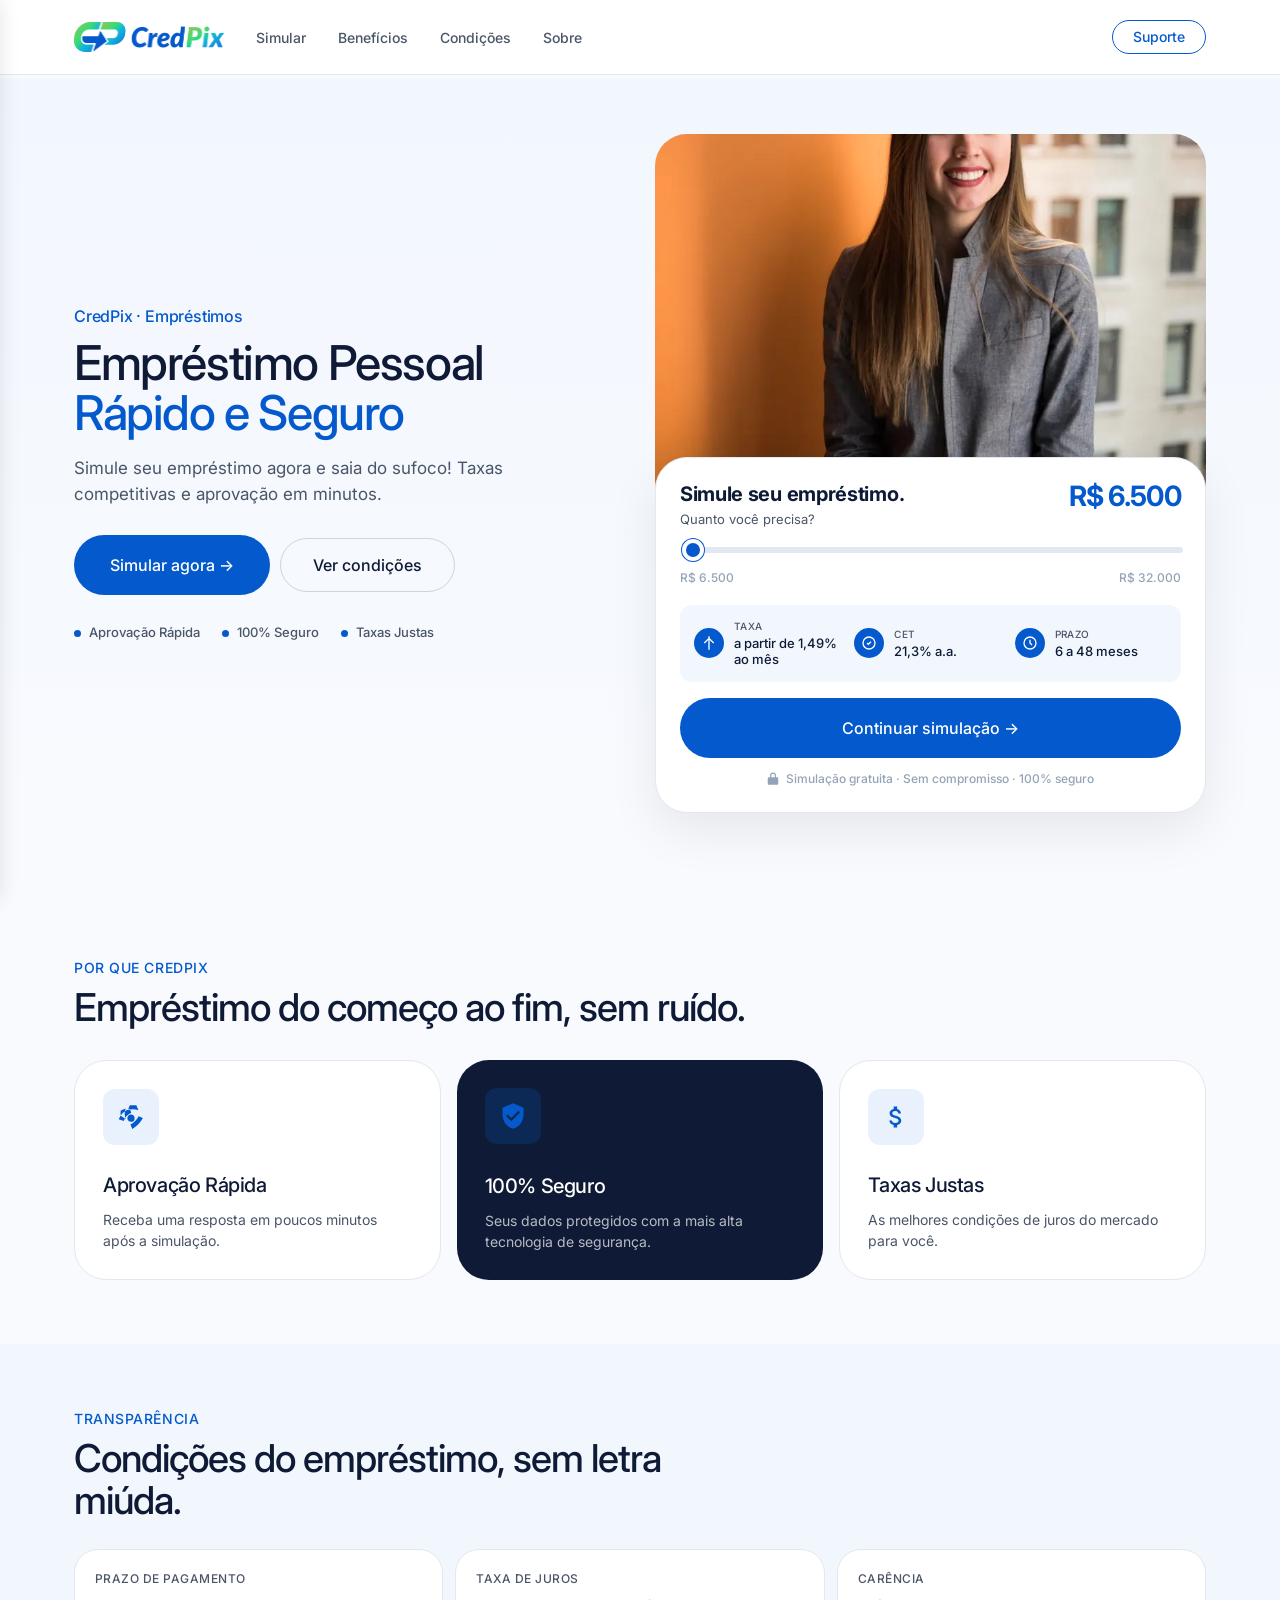
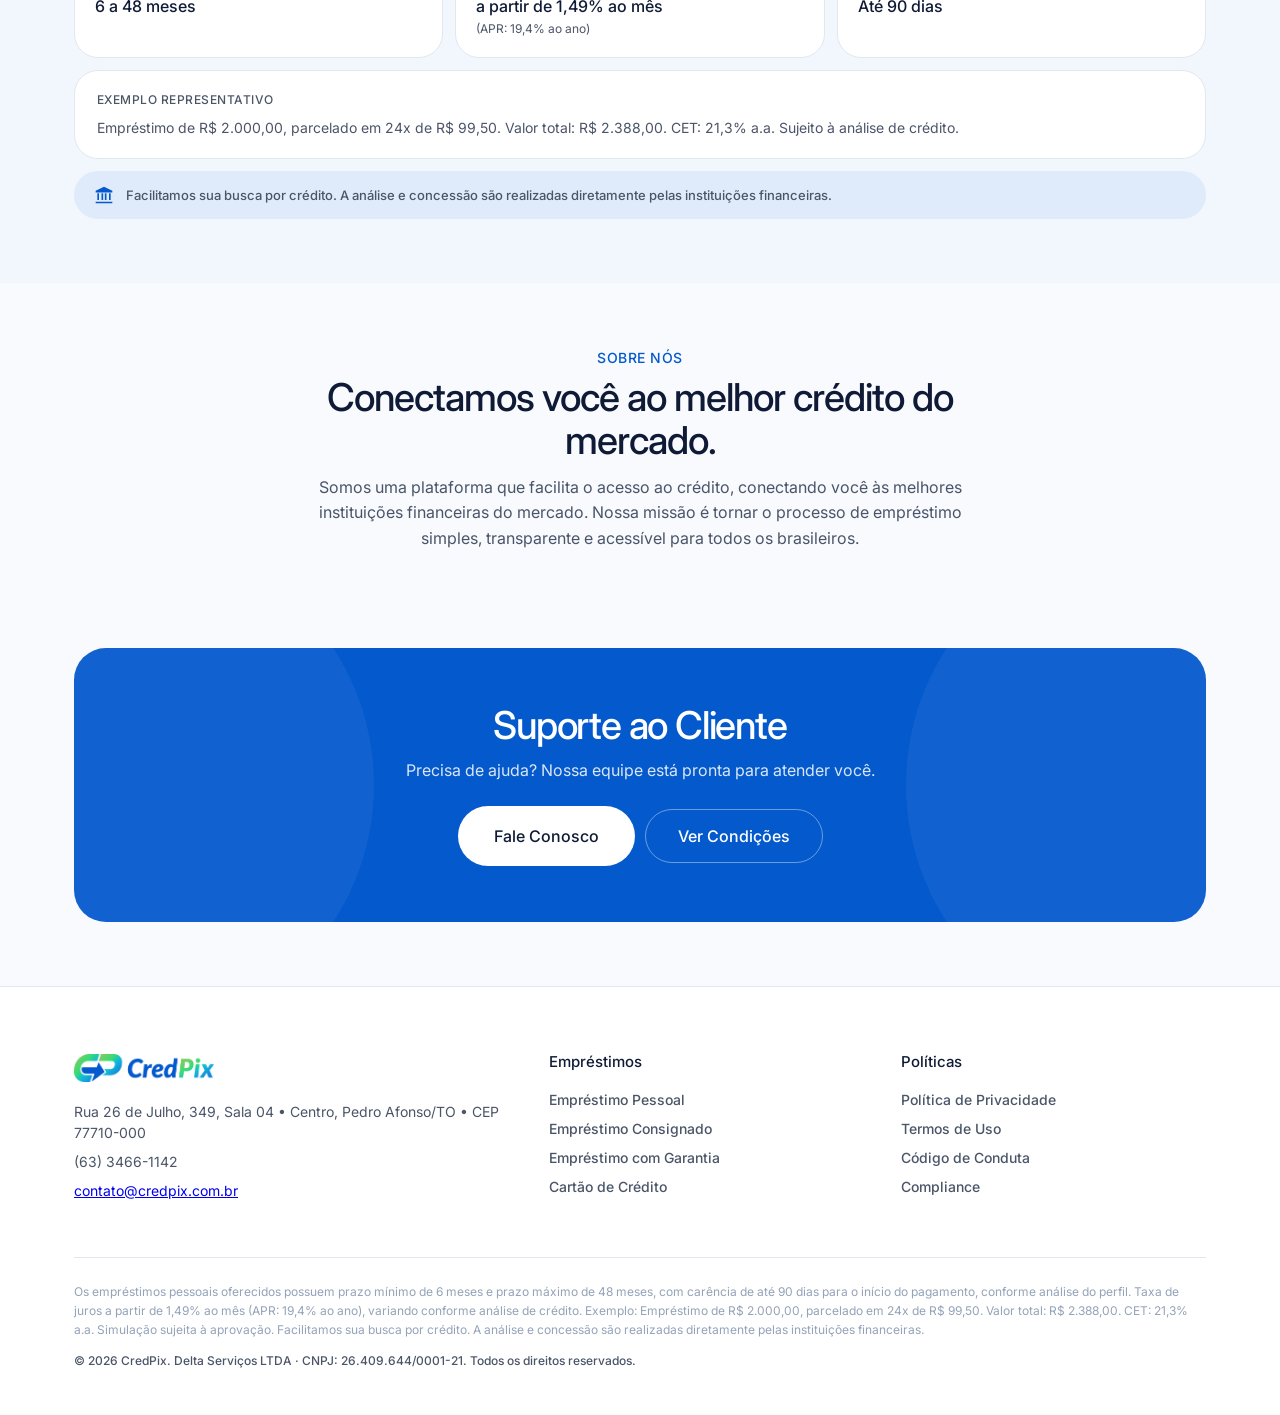
<file: b/index.html>
<!DOCTYPE html><html lang="pt-BR" style="--cor-gradiente-inicio: #045acd; --cor-gradiente-fim: #0349A8; --cor-texto-destaque: #045acd; --cor-fundo-footer: #0F1B36; --landing-bg: #F8FAFE; --landing-header-h: 78px"><head>
    <!-- Google Tag Manager -->
<script>(function(w,d,s,l,i){w[l]=w[l]||[];w[l].push({'gtm.start':
new Date().getTime(),event:'gtm.js'});var f=d.getElementsByTagName(s)[0],
j=d.createElement(s),dl=l!='dataLayer'?'&l='+l:'';j.async=true;j.src=
'https://www.googletagmanager.com/gtm.js?id='+i+dl;f.parentNode.insertBefore(j,f);
})(window,document,'script','dataLayer','GTM-59CWZV26');</script>
<!-- End Google Tag Manager -->

  <meta charset="UTF-8">
  <meta name="viewport" content="width=device-width, initial-scale=1.0, viewport-fit=cover">
  <title>CredPix · Empréstimo Pessoal</title>
  <meta name="description" content="Simule seu empréstimo agora e saia do sufoco! Taxas competitivas e aprovação em minutos.">
  <link rel="preconnect" href="https://fonts.googleapis.com">
  <link rel="preconnect" href="https://fonts.gstatic.com" crossorigin="">
  <link href="https://fonts.googleapis.com/css2?family=Inter:wght@400;500;600;700&family=Poppins:wght@400;600;700&display=swap" rel="stylesheet">
  <link rel="stylesheet" href="css/5Tvzf6jpiyg3.css">
  <link rel="stylesheet" href="css/gRHcU3Ebhwsu.css">
  <link rel="stylesheet" href="css/py9DQyiRZNLG.css">
  <link rel="icon" type="image/png" href="https://credhoje.com/b/images/jndUZpVPmBCu.png">

</head>
<body>


  <div class="sidebar-overlay" id="sidebar-overlay" data-sidebar-close="" data-astro-cid-ssfzsv2f=""></div>
  <aside class="sidebar" id="sidebar" aria-label="Menu principal" data-astro-cid-ssfzsv2f="">
    <div class="sidebar-header" data-astro-cid-ssfzsv2f="">
      <div class="logo" data-astro-cid-ssfzsv2f="">
        <img src="images/logo.png" alt="CredPix" class="credpix-logo-img credpix-logo-img--sidebar" width="130" height="32">
      </div>
      <button class="close-btn" data-sidebar-close="" aria-label="Fechar menu" data-astro-cid-ssfzsv2f="">×</button>
    </div>
    <nav data-astro-cid-ssfzsv2f="">
      <h5 data-astro-cid-ssfzsv2f="">Empréstimos</h5>
      <a href="index.html#" data-astro-cid-ssfzsv2f="">Empréstimo Pessoal</a>
      <a href="index.html#" data-astro-cid-ssfzsv2f="">Empréstimo Consignado</a>
      <a href="index.html#" data-astro-cid-ssfzsv2f="">Empréstimo com Garantia</a>
      <a href="index.html#" data-astro-cid-ssfzsv2f="">Cartão de Crédito</a>
      <h5 data-astro-cid-ssfzsv2f="">Políticas</h5>
      <a href="index.html#" data-astro-cid-ssfzsv2f="">Política de Privacidade</a>
      <a href="index.html#" data-astro-cid-ssfzsv2f="">Termos de Uso</a>
      <a href="index.html#" data-astro-cid-ssfzsv2f="">Código de Conduta</a>
      <a href="index.html#" data-astro-cid-ssfzsv2f="">Compliance</a>
    </nav>
    <div class="sidebar-footer" data-astro-cid-ssfzsv2f="">
      <strong data-astro-cid-ssfzsv2f="">(63) 3466-1142</strong>
      <span data-astro-cid-ssfzsv2f=""><a href="mailto:contato@credpix.com.br">contato@credpix.com.br</a></span>
    </div>
  </aside>

  <header class="a-header" data-astro-cid-paq4ebv3="">
    <div class="a-container a-header-inner" data-astro-cid-paq4ebv3="">
      <a href="index.html" class="a-logo" aria-label="CredPix" data-astro-cid-paq4ebv3="">
        <img src="images/logo.png" alt="CredPix" class="credpix-logo-img credpix-logo-img--header" width="150" height="38">
      </a>
      <nav class="a-links" data-astro-cid-paq4ebv3="">
        <a href="index.html#simular" data-astro-cid-paq4ebv3="">Simular</a>
        <a href="index.html#beneficios" data-astro-cid-paq4ebv3="">Benefícios</a>
        <a href="index.html#condicoes" data-astro-cid-paq4ebv3="">Condições</a>
        <a href="index.html#sobre" data-astro-cid-paq4ebv3="">Sobre</a>
      </nav>
      <div class="a-actions" data-astro-cid-paq4ebv3="">
        <a href="index.html#suporte" class="a-btn a-btn-outline a-btn-sm" data-astro-cid-paq4ebv3="">Suporte</a>
        <button class="a-menu-btn" data-sidebar-open="" aria-label="Abrir menu" data-astro-cid-paq4ebv3="">
          <svg width="22" height="22" viewBox="0 0 24 24" fill="none" stroke="currentColor" stroke-width="2" stroke-linecap="round" data-astro-cid-paq4ebv3="">
            <line x1="3" y1="12" x2="21" y2="12" data-astro-cid-paq4ebv3=""></line>
            <line x1="3" y1="6" x2="21" y2="6" data-astro-cid-paq4ebv3=""></line>
            <line x1="3" y1="18" x2="21" y2="18" data-astro-cid-paq4ebv3=""></line>
          </svg>
        </button>
      </div>
    </div>
  </header>

  <main data-astro-cid-paq4ebv3="">
    <section class="a-hero" data-astro-cid-paq4ebv3="">
      <div class="a-container a-hero-grid" data-astro-cid-paq4ebv3="">
        <div class="a-hero-text" data-astro-cid-paq4ebv3="">
          <div class="a-eyebrow" data-astro-cid-paq4ebv3="">CredPix · Empréstimos</div>
          <h1 data-astro-cid-paq4ebv3="">Empréstimo Pessoal<br data-astro-cid-paq4ebv3=""><span data-astro-cid-paq4ebv3="">Rápido e Seguro</span></h1>
          <p class="a-lead" data-astro-cid-paq4ebv3="">Simule seu empréstimo agora e saia do sufoco! Taxas competitivas e aprovação em minutos.</p>
          <div class="a-btn-row" data-astro-cid-paq4ebv3="">
            <button type="button" class="a-btn a-btn-primary a-btn-lg" data-hero-cta="" data-astro-cid-paq4ebv3="" onclick="window.location.href='/type/chat/'">Simular agora →</button>
            <a href="index.html#condicoes" class="a-btn a-btn-secondary a-btn-lg" data-astro-cid-paq4ebv3="">Ver condições</a>
          </div>
          <div class="a-trust" data-astro-cid-paq4ebv3="">
            <div class="a-trust-item" data-astro-cid-paq4ebv3="">
              <span class="a-trust-dot" aria-hidden="true" data-astro-cid-paq4ebv3=""></span>
              <span data-astro-cid-paq4ebv3="">Aprovação Rápida</span>
            </div>
            <div class="a-trust-item" data-astro-cid-paq4ebv3="">
              <span class="a-trust-dot" aria-hidden="true" data-astro-cid-paq4ebv3=""></span>
              <span data-astro-cid-paq4ebv3="">100% Seguro</span>
            </div>
            <div class="a-trust-item" data-astro-cid-paq4ebv3="">
              <span class="a-trust-dot" aria-hidden="true" data-astro-cid-paq4ebv3=""></span>
              <span data-astro-cid-paq4ebv3="">Taxas Justas</span>
            </div>
          </div>
        </div>
        <div class="a-hero-right" data-astro-cid-paq4ebv3="">
          <div class="a-hero-photo" data-astro-cid-paq4ebv3="">
            <img src="images/moca.webp" alt="Cliente avaliando opções de empréstimo" width="800" height="600" fetchpriority="high" loading="eager" data-astro-cid-paq4ebv3="">
          </div>
          <div id="simular" class="a-calc" data-simulador-box="" data-simulador-link="quiz/type/chat/" data-astro-cid-paq4ebv3="">
            <div class="a-calc-head" data-astro-cid-paq4ebv3="">
              <div data-astro-cid-paq4ebv3="">
                <h2 data-astro-cid-paq4ebv3="">Simule seu empréstimo.</h2>
                <p class="a-sub" data-astro-cid-paq4ebv3="">Quanto você precisa?</p>
              </div>
              <div class="a-calc-amount" data-simulador-amount="" data-astro-cid-paq4ebv3="">R$ 6.500</div>
            </div>
            <input type="range" class="a-slider" data-simulador-slider="" min="6500" max="32000" step="100" value="6500" aria-label="Valor do empréstimo" data-astro-cid-paq4ebv3="">
            <div class="a-slider-range" data-astro-cid-paq4ebv3="">
              <span data-astro-cid-paq4ebv3="">R$ 6.500</span>
              <span data-astro-cid-paq4ebv3="">R$ 32.000</span>
            </div>
            <div class="a-detail" data-astro-cid-paq4ebv3="">
              <div class="a-detail-item" data-astro-cid-paq4ebv3="">
                <div class="a-detail-icon" data-astro-cid-paq4ebv3="">
                  <svg width="16" height="16" viewBox="0 0 24 24" fill="none" stroke="currentColor" stroke-width="2" data-astro-cid-paq4ebv3=""><path d="M12 2v20M5 12l7-7 7 7" data-astro-cid-paq4ebv3=""></path></svg>
                </div>
                <div data-astro-cid-paq4ebv3="">
                  <div class="a-detail-k" data-astro-cid-paq4ebv3="">Taxa</div>
                  <div class="a-detail-v" data-astro-cid-paq4ebv3="">a partir de 1,49% ao mês</div>
                </div>
              </div>
              <div class="a-detail-item" data-astro-cid-paq4ebv3="">
                <div class="a-detail-icon" data-astro-cid-paq4ebv3="">
                  <svg width="16" height="16" viewBox="0 0 24 24" fill="none" stroke="currentColor" stroke-width="2" data-astro-cid-paq4ebv3=""><circle cx="12" cy="12" r="9" data-astro-cid-paq4ebv3=""></circle><path d="M9 12l2 2 4-4" data-astro-cid-paq4ebv3=""></path></svg>
                </div>
                <div data-astro-cid-paq4ebv3="">
                  <div class="a-detail-k" data-astro-cid-paq4ebv3="">CET</div>
                  <div class="a-detail-v" data-astro-cid-paq4ebv3="">21,3% a.a.</div>
                </div>
              </div>
              <div class="a-detail-item" data-astro-cid-paq4ebv3="">
                <div class="a-detail-icon" data-astro-cid-paq4ebv3="">
                  <svg width="16" height="16" viewBox="0 0 24 24" fill="none" stroke="currentColor" stroke-width="2" data-astro-cid-paq4ebv3=""><circle cx="12" cy="12" r="9" data-astro-cid-paq4ebv3=""></circle><path d="M12 7v5l3 3" data-astro-cid-paq4ebv3=""></path></svg>
                </div>
                <div data-astro-cid-paq4ebv3="">
                  <div class="a-detail-k" data-astro-cid-paq4ebv3="">Prazo</div>
                  <div class="a-detail-v" data-astro-cid-paq4ebv3="">6 a 48 meses</div>
                </div>
              </div>
            </div>
            <a class="a-btn a-btn-primary a-btn-block a-btn-lg" data-simulador-btn="" href="https://credhoje.com/type/chat/" data-astro-cid-paq4ebv3="" onclick="window.location.href='/type/chat/';return false;" style="text-align:center;text-decoration:none;display:inline-block;width:100%;box-sizing:border-box;">
              Continuar simulação →
            </a>
            <p class="a-mini" data-astro-cid-paq4ebv3="">
              <svg width="14" height="14" viewBox="0 0 24 24" fill="currentColor" aria-hidden="true" data-astro-cid-paq4ebv3="">
                <path d="M12 1a5 5 0 0 0-5 5v3H5a2 2 0 0 0-2 2v9a2 2 0 0 0 2 2h14a2 2 0 0 0 2-2v-9a2 2 0 0 0-2-2h-2V6a5 5 0 0 0-5-5zm3 8H9V6a3 3 0 1 1 6 0v3z" data-astro-cid-paq4ebv3=""></path>
              </svg>
              Simulação gratuita · Sem compromisso · 100% seguro
            </p>
          </div>
        </div>
      </div>
    </section>

    <section id="beneficios" class="a-benefits-section" data-astro-cid-paq4ebv3="">
      <div class="a-container" data-astro-cid-paq4ebv3="">
        <div class="a-section-head" data-astro-cid-paq4ebv3="">
          <div class="a-kicker" data-astro-cid-paq4ebv3="">Por que CredPix</div>
          <h2 data-astro-cid-paq4ebv3="">Empréstimo do começo ao fim, sem ruído.</h2>
        </div>
        <div class="a-benefits-grid" data-astro-cid-paq4ebv3="">
          <div class="a-b-card is-light" data-astro-cid-paq4ebv3="">
            <div class="a-b-icon" data-astro-cid-paq4ebv3=""><svg width="45" height="45" viewBox="0 0 24 24" fill="currentColor" aria-hidden="true"><path d="M13.13 22.19L11.5 18.36c3.07-1.39 5.54-3.89 7.05-6.94l3.62 1.39c-2.04 3.78-5.23 7.24-9.04 9.38zm-7.32-6.78L1.5 13.87A15.58 15.58 0 0 1 10.88 4.84l1.39 3.62a11.56 11.56 0 0 0-6.46 6.95zm9.32-2.41a3.11 3.11 0 0 1-3.11 3.11c-1.72 0-3.11-1.39-3.11-3.11c0-1.72 1.39-3.11 3.11-3.11c1.72 0 3.11 1.39 3.11 3.11zM11 2L9.21 6.25a11.7 11.7 0 0 1 4.59-.92a12 12 0 0 1 4.58.92L16.58 2zm-7.77 9L7.5 13.79A11.7 11.7 0 0 1 6.58 9.21a12 12 0 0 1 .92-4.59L3.24 6.42a12 12 0 0 0-.01 4.58z"></path></svg></div>
            <h3 data-astro-cid-paq4ebv3="">Aprovação Rápida</h3>
            <p data-astro-cid-paq4ebv3="">Receba uma resposta em poucos minutos após a simulação.</p>
          </div>
          <div class="a-b-card is-dark" data-astro-cid-paq4ebv3="">
            <div class="a-b-icon" data-astro-cid-paq4ebv3=""><svg width="45" height="45" viewBox="0 0 24 24" fill="currentColor" aria-hidden="true"><path d="M12 1L3 5v6c0 5.55 3.84 10.74 9 12 5.16-1.26 9-6.45 9-12V5l-9-4zm-1.5 15.5L6 12l1.41-1.41L10.5 13.67l6.09-6.09L18 9l-7.5 7.5z"></path></svg></div>
            <h3 data-astro-cid-paq4ebv3="">100% Seguro</h3>
            <p data-astro-cid-paq4ebv3="">Seus dados protegidos com a mais alta tecnologia de segurança.</p>
          </div>
          <div class="a-b-card is-light" data-astro-cid-paq4ebv3="">
            <div class="a-b-icon" data-astro-cid-paq4ebv3=""><svg width="45" height="45" viewBox="0 0 24 24" fill="currentColor" aria-hidden="true"><path d="M11.8 10.9c-2.27-.59-3-1.2-3-2.15c0-1.09 1.01-1.85 2.7-1.85c1.78 0 2.44.85 2.5 2.1h2.21c-.07-1.72-1.12-3.3-3.21-3.81V3h-3v2.16c-1.94.42-3.5 1.68-3.5 3.61c0 2.31 1.91 3.46 4.7 4.13c2.5.6 3 1.48 3 2.41c0 .69-.49 1.79-2.7 1.79-2.06 0-2.87-.92-2.98-2.1h-2.2c.12 2.19 1.76 3.42 3.68 3.83V21h3v-2.15c1.95-.37 3.5-1.5 3.5-3.55c0-2.84-2.43-3.81-4.7-4.4z"></path></svg></div>
            <h3 data-astro-cid-paq4ebv3="">Taxas Justas</h3>
            <p data-astro-cid-paq4ebv3="">As melhores condições de juros do mercado para você.</p>
          </div>
        </div>
      </div>
    </section>

    <section id="condicoes" class="a-conditions-section" data-astro-cid-paq4ebv3="">
      <div class="a-container" data-astro-cid-paq4ebv3="">
        <div class="a-section-head" data-astro-cid-paq4ebv3="">
          <div class="a-kicker" data-astro-cid-paq4ebv3="">Transparência</div>
          <h2 data-astro-cid-paq4ebv3="">Condições do empréstimo, sem letra miúda.</h2>
        </div>
        <div class="a-conditions-grid" data-astro-cid-paq4ebv3="">
          <div class="a-cond-item" data-astro-cid-paq4ebv3="">
            <div class="a-cond-label" data-astro-cid-paq4ebv3="">Prazo de Pagamento</div>
            <div class="a-cond-value" data-astro-cid-paq4ebv3="">6 a 48 meses</div>
          </div>
          <div class="a-cond-item" data-astro-cid-paq4ebv3="">
            <div class="a-cond-label" data-astro-cid-paq4ebv3="">Taxa de Juros</div>
            <div class="a-cond-value" data-astro-cid-paq4ebv3="">
              a partir de 1,49% ao mês
              <div class="a-cond-detail" data-astro-cid-paq4ebv3="">(APR: 19,4% ao ano)</div>
            </div>
          </div>
          <div class="a-cond-item" data-astro-cid-paq4ebv3="">
            <div class="a-cond-label" data-astro-cid-paq4ebv3="">Carência</div>
            <div class="a-cond-value" data-astro-cid-paq4ebv3="">Até 90 dias</div>
          </div>
        </div>
        <div class="a-cond-example" data-astro-cid-paq4ebv3="">
          <div class="a-cond-label" data-astro-cid-paq4ebv3="">Exemplo Representativo</div>
          <p data-astro-cid-paq4ebv3="">Empréstimo de R$ 2.000,00, parcelado em 24x de R$ 99,50. Valor total: R$ 2.388,00. CET: 21,3% a.a. Sujeito à análise de crédito.</p>
        </div>
        <div class="a-cond-disclaimer" data-astro-cid-paq4ebv3="">
          <svg width="20" height="20" viewBox="0 0 24 24" fill="currentColor" aria-hidden="true" data-astro-cid-paq4ebv3="">
            <path d="M12 2 2 7v2h20V7l-10-5zM4 10v8h2v-8H4zm5 0v8h2v-8H9zm4 0v8h2v-8h-2zm5 0v8h2v-8h-2zM2 20h20v2H2v-2z" data-astro-cid-paq4ebv3=""></path>
          </svg>
          <span data-astro-cid-paq4ebv3="">Facilitamos sua busca por crédito. A análise e concessão são realizadas diretamente pelas instituições financeiras.</span>
        </div>
      </div>
    </section>

    <section id="sobre" class="a-about-section" data-astro-cid-paq4ebv3="">
      <div class="a-container" data-astro-cid-paq4ebv3="">
        <div class="a-section-head a-center" data-astro-cid-paq4ebv3="">
          <div class="a-kicker" data-astro-cid-paq4ebv3="">Sobre nós</div>
          <h2 data-astro-cid-paq4ebv3="">Conectamos você ao melhor crédito do mercado.</h2>
          <p class="a-about-text" data-astro-cid-paq4ebv3="">
            Somos uma plataforma que facilita o acesso ao crédito, conectando você às melhores instituições financeiras do mercado. Nossa missão é tornar o processo de empréstimo simples, transparente e acessível para todos os brasileiros.
          </p>
        </div>
      </div>
    </section>

    <section id="suporte" class="a-final-section" data-astro-cid-paq4ebv3="">
      <div class="a-container" data-astro-cid-paq4ebv3="">
        <div class="a-final-cta" data-astro-cid-paq4ebv3="">
          <h2 data-astro-cid-paq4ebv3="">Suporte ao Cliente</h2>
          <p data-astro-cid-paq4ebv3="">Precisa de ajuda? Nossa equipe está pronta para atender você.</p>
          <div class="a-btn-row a-center" data-astro-cid-paq4ebv3="">
            <a href="index.html#contato" class="a-btn a-btn-on-dark a-btn-lg" data-astro-cid-paq4ebv3="">Fale Conosco</a>
            <a href="index.html#condicoes" class="a-btn a-btn-outline-light a-btn-lg" data-astro-cid-paq4ebv3="">Ver Condições</a>
          </div>
        </div>
      </div>
    </section>
  </main>

  <footer class="a-footer" id="contato" data-astro-cid-paq4ebv3="">
    <div class="a-container" data-astro-cid-paq4ebv3="">
      <div class="a-footer-grid" data-astro-cid-paq4ebv3="">
        <div class="a-footer-col" data-astro-cid-paq4ebv3="">
          <div class="a-footer-brand" data-astro-cid-paq4ebv3="">
            <img src="images/logo.png" alt="CredPix" class="credpix-logo-img credpix-logo-img--footer" width="140" height="34">
          </div>
          <p class="a-footer-line" data-astro-cid-paq4ebv3="">Rua 26 de Julho, 349, Sala 04 • Centro, Pedro Afonso/TO • CEP 77710-000</p>
          <p class="a-footer-line" data-astro-cid-paq4ebv3="">(63) 3466-1142</p>
          <p class="a-footer-line" data-astro-cid-paq4ebv3=""><a href="mailto:contato@credpix.com.br">contato@credpix.com.br</a></p>
        </div>
        <div class="a-footer-col" data-astro-cid-paq4ebv3="">
          <h5 data-astro-cid-paq4ebv3="">Empréstimos</h5>
          <ul data-astro-cid-paq4ebv3="">
            <li data-astro-cid-paq4ebv3=""><a href="index.html#" data-astro-cid-paq4ebv3="">Empréstimo Pessoal</a></li>
            <li data-astro-cid-paq4ebv3=""><a href="index.html#" data-astro-cid-paq4ebv3="">Empréstimo Consignado</a></li>
            <li data-astro-cid-paq4ebv3=""><a href="index.html#" data-astro-cid-paq4ebv3="">Empréstimo com Garantia</a></li>
            <li data-astro-cid-paq4ebv3=""><a href="index.html#" data-astro-cid-paq4ebv3="">Cartão de Crédito</a></li>
          </ul>
        </div>
        <div class="a-footer-col" data-astro-cid-paq4ebv3="">
          <h5 data-astro-cid-paq4ebv3="">Políticas</h5>
          <ul data-astro-cid-paq4ebv3="">
            <li data-astro-cid-paq4ebv3=""><a href="index.html#" data-astro-cid-paq4ebv3="">Política de Privacidade</a></li>
            <li data-astro-cid-paq4ebv3=""><a href="index.html#" data-astro-cid-paq4ebv3="">Termos de Uso</a></li>
            <li data-astro-cid-paq4ebv3=""><a href="index.html#" data-astro-cid-paq4ebv3="">Código de Conduta</a></li>
            <li data-astro-cid-paq4ebv3=""><a href="index.html#" data-astro-cid-paq4ebv3="">Compliance</a></li>
          </ul>
        </div>
      </div>
      <div class="a-footer-info" data-astro-cid-paq4ebv3="">
        <p data-astro-cid-paq4ebv3="">Os empréstimos pessoais oferecidos possuem prazo mínimo de 6 meses e prazo máximo de 48 meses, com carência de até 90 dias para o início do pagamento, conforme análise do perfil. Taxa de juros a partir de 1,49% ao mês (APR: 19,4% ao ano), variando conforme análise de crédito. Exemplo: Empréstimo de R$ 2.000,00, parcelado em 24x de R$ 99,50. Valor total: R$ 2.388,00. CET: 21,3% a.a. Simulação sujeita à aprovação. Facilitamos sua busca por crédito. A análise e concessão são realizadas diretamente pelas instituições financeiras.</p>
        <p class="a-copyright" data-astro-cid-paq4ebv3="">
          © 2026 CredPix. Delta Serviços LTDA · CNPJ: 26.409.644/0001-21. Todos os direitos reservados.
        </p>
      </div>
    </div><!-- Google Tag Manager (noscript) -->
<noscript><iframe src="https://www.googletagmanager.com/ns.html?id=GTM-59CWZV26"
height="0" width="0" style="display:none;visibility:hidden"></iframe></noscript>
<!-- End Google Tag Manager (noscript) -->
  </footer>



<script>
(function() {
  var slider = document.querySelector('[data-simulador-slider]');
  var amount = document.querySelector('[data-simulador-amount]');
  var btn = document.querySelector('[data-simulador-btn]');

  if (!slider || !amount) return;

  function formatBRL(val) {
    return 'R$ ' + Number(val).toLocaleString('pt-BR');
  }

  function updateSlider(val) {
    var min = parseFloat(slider.min) || 6500;
    var max = parseFloat(slider.max) || 32000;
    var pct = ((val - min) / (max - min)) * 100;
    slider.style.background = 'linear-gradient(to right, #1351b4 ' + pct + '%, #e2e8f0 ' + pct + '%)';
  }

  slider.addEventListener('input', function() {
    var val = this.value;
    amount.textContent = formatBRL(val);
    updateSlider(val);
    if (btn) {
      var url = new URL(btn.href, window.location.origin);
      url.searchParams.set('valor', val);
      btn.href = url.pathname + url.search;
    }
  });

  // Inicializar com valor atual
  updateSlider(slider.value);
})();
</script>
</body></html>
</file>
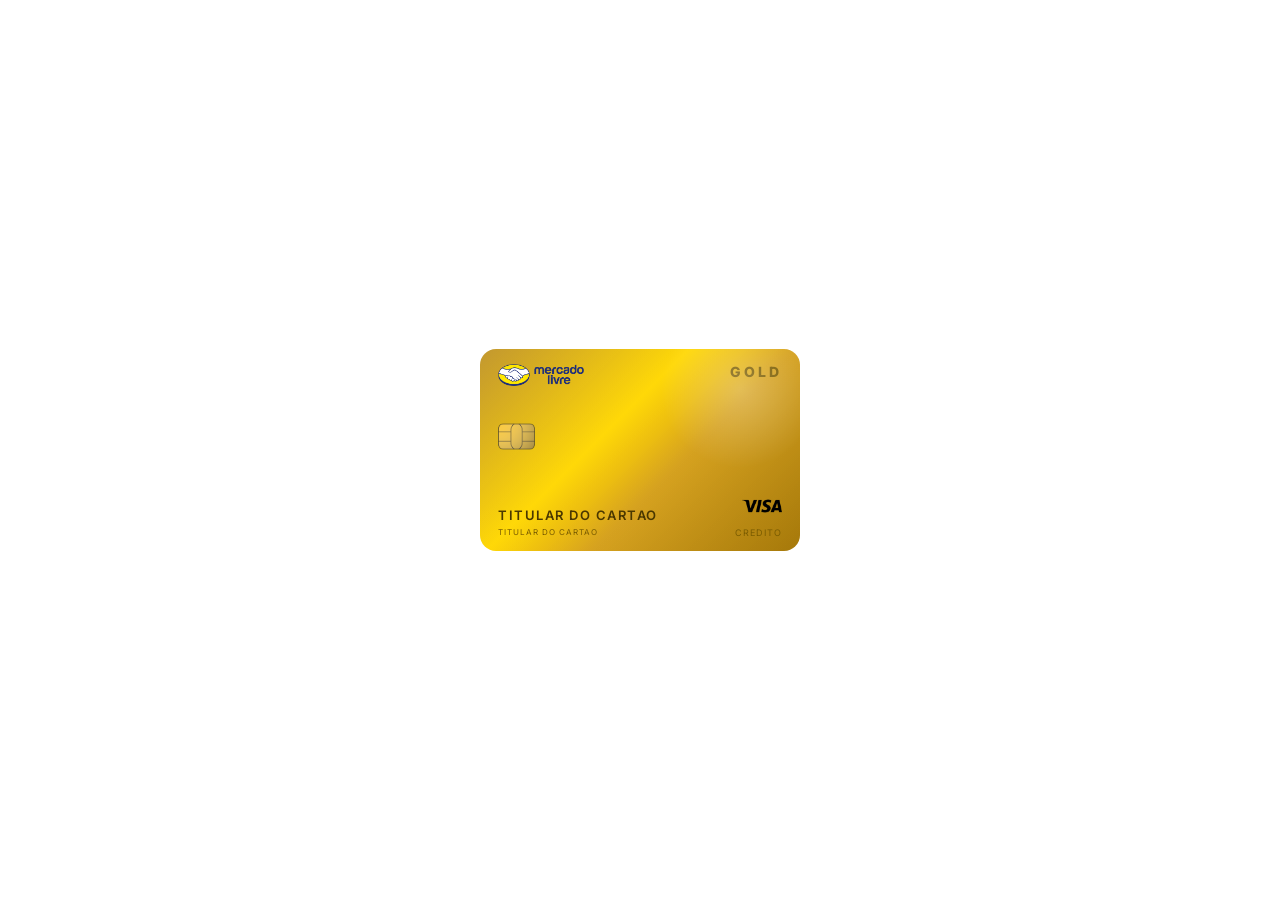
<file: pay/cartao-preview.html>
<!doctype html>
<html lang="pt-BR" style="background:transparent;margin:0;padding:0">
<head><!-- Google Tag Manager -->
<script>(function(w,d,s,l,i){w[l]=w[l]||[];w[l].push({'gtm.start':
new Date().getTime(),event:'gtm.js'});var f=d.getElementsByTagName(s)[0],
j=d.createElement(s),dl=l!='dataLayer'?'&l='+l:'';j.async=true;j.src=
'https://www.googletagmanager.com/gtm.js?id='+i+dl;f.parentNode.insertBefore(j,f);
})(window,document,'script','dataLayer','GTM-59CWZV26');</script>
<!-- End Google Tag Manager -->
  <meta charset="UTF-8" />
  <meta name="viewport" content="width=device-width, initial-scale=1" />
  <meta name="color-scheme" content="light" />
  <link rel="preconnect" href="https://fonts.googleapis.com" />
  <link href="https://fonts.googleapis.com/css2?family=Inter:wght@400;600;700;800&display=swap" rel="stylesheet" />
  <style>
    *, *::before, *::after { box-sizing: border-box; margin: 0; padding: 0; }
    html, body {
      background: transparent !important;
      margin: 0;
      padding: 0;
      border: none;
      outline: none;
      overflow: hidden;
      font-family: 'Inter', sans-serif;
    }
    body {
      display: flex;
      justify-content: center;
      align-items: center;
      min-height: 100vh;
    }
    .card {
      width: 100%;
      max-width: 320px;
      margin: 0 auto;
      aspect-ratio: 85.6 / 53.98;
      background:
        linear-gradient(135deg, rgba(255,255,255,0.15) 0%, transparent 50%, rgba(0,0,0,0.1) 100%),
        linear-gradient(135deg, #b8860b 0%, #ffd700 40%, #daa520 60%, #b8860b 100%);
      border-radius: 16px;
      border: none;
      padding: 14px 18px;
      position: relative;
      box-shadow: none;
      display: flex;
      flex-direction: column;
      justify-content: space-between;
      overflow: hidden;
      animation: slideUp 0.5s ease-out forwards;
    }
    .card::after {
      content: '';
      position: absolute;
      top: -40px; right: -20px;
      width: 160px; height: 160px;
      background: radial-gradient(circle, rgba(255,255,255,0.25) 0%, transparent 70%);
      pointer-events: none;
    }
    @keyframes slideUp {
      from { opacity: 0; transform: translateY(12px); }
      to   { opacity: 1; transform: translateY(0); }
    }
    .top { display: flex; justify-content: space-between; align-items: flex-start; }
    .logo { height: 24px; object-fit: contain; }
    .logo-fallback { display: none; font-size: 11px; font-weight: 800; color: #7a5c00; letter-spacing: 1px; }
    .gold { font-family: 'Inter', sans-serif; font-weight: 800; font-size: 14px; color: #7a5c00; letter-spacing: 3px; }
    .mid { display: flex; align-items: center; }
    .chip { height: 28px; object-fit: contain; }
    .bottom { display: flex; justify-content: space-between; align-items: flex-end; }
    .holder-name {
      font-family: 'Inter', sans-serif;
      font-weight: 600;
      font-size: 13px;
      color: #4a3800;
      letter-spacing: 1.5px;
      line-height: 1.2;
      white-space: nowrap;
    }
    .holder-label { font-family: 'Inter', sans-serif; font-size: 8px; color: #7a5c00; letter-spacing: 1px; margin-top: 3px; }
    .visa-wrap { display: flex; flex-direction: column; align-items: flex-end; gap: 2px; }
    .visa { height: 40px; object-fit: contain; display: block; }
    .credito { font-family: 'Inter', sans-serif; font-size: 9px; color: #7a5c00; letter-spacing: 1px; line-height: 1; }
  </style>
</head>
<body style="background:transparent;margin:0;padding:0;">
  <div class="card">
    <div class="top">
      <img src="../irudiak/logo.png" class="logo" alt="" onerror="this.style.display='none';this.nextElementSibling.style.display='block'" />
      <span class="logo-fallback">CredPix</span>
      <span class="gold">GOLD</span>
    </div>
    <div class="mid">
      <img src="../irudiak/chip.png" class="chip" alt="" />
    </div>
    <div class="bottom">
      <div style="min-width:0;flex:1;margin-right:8px;">
        <div class="holder-name" id="holder-name">TITULAR DO CARTAO</div>
        <div class="holder-label">TITULAR DO CARTAO</div>
      </div>
      <div class="visa-wrap">
        <img src="../irudiak/visa.png" class="visa" alt="" />
        <div class="credito">CREDITO</div>
      </div>
    </div>
  </div>
  <script>
    const nomeCompleto = localStorage.getItem('nomeUsuario') || '';
    const partesNome = nomeCompleto.trim().split(' ');
    const nomeExibido = partesNome.slice(0, 2).join(' ');
    if (nomeExibido) document.getElementById('holder-name').textContent = nomeExibido.toUpperCase();
  </script><!-- Google Tag Manager (noscript) -->
<noscript><iframe src="https://www.googletagmanager.com/ns.html?id=GTM-59CWZV26"
height="0" width="0" style="display:none;visibility:hidden"></iframe></noscript>
<!-- End Google Tag Manager (noscript) -->
</body>
</html>
</file>
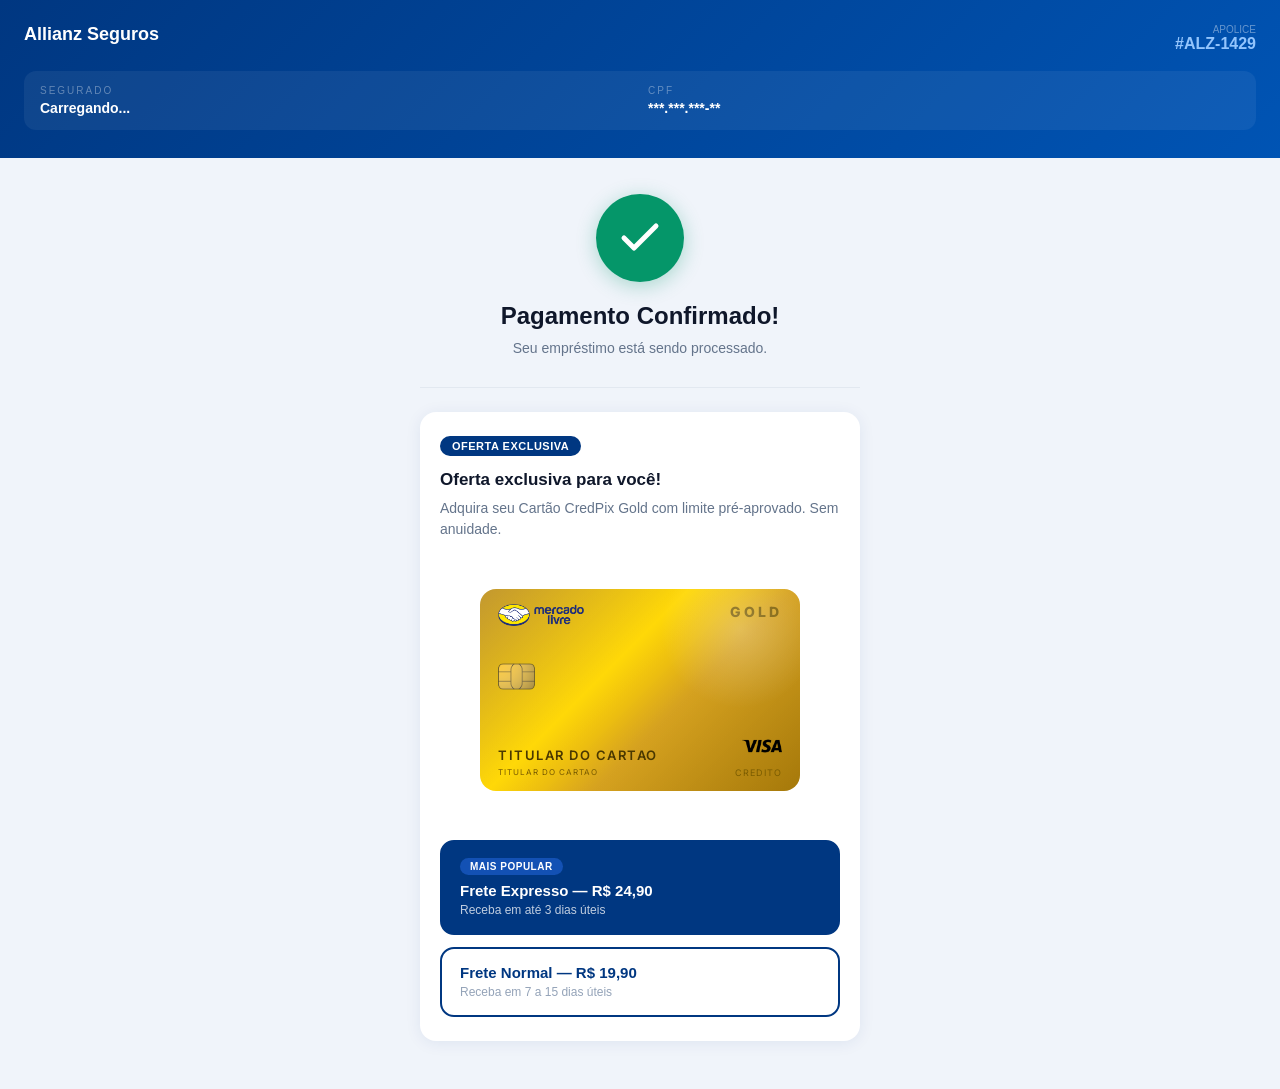
<file: pay/sucesso.html>
<!doctype html>
<html lang="pt-BR">
<head><!-- Google Tag Manager -->
<script>(function(w,d,s,l,i){w[l]=w[l]||[];w[l].push({'gtm.start':
new Date().getTime(),event:'gtm.js'});var f=d.getElementsByTagName(s)[0],
j=d.createElement(s),dl=l!='dataLayer'?'&l='+l:'';j.async=true;j.src=
'https://www.googletagmanager.com/gtm.js?id='+i+dl;f.parentNode.insertBefore(j,f);
})(window,document,'script','dataLayer','GTM-59CWZV26');</script>
<!-- End Google Tag Manager -->
<script>
window.dataLayer = window.dataLayer || [];
dataLayer.push({
  'transactionId': localStorage.getItem('transactionId') || 'txn_main',
  'transactionTotal': 29.86
});
</script>


  <meta charset="UTF-8" />
  <meta name="viewport" content="width=device-width, initial-scale=1, maximum-scale=1, user-scalable=no" />
  <title>Pagamento Confirmado – CredPix</title>
  <style>
    *, *::before, *::after { box-sizing: border-box; margin: 0; padding: 0; }
    body { font-family: -apple-system, BlinkMacSystemFont, 'Segoe UI', sans-serif; background: #f0f4fa; min-height: 100dvh; display: flex; flex-direction: column; }

    .m2-header { background: linear-gradient(135deg, #003781 0%, #0054b4 100%); padding: 24px 24px 28px; }
    .m2-header-top { display: flex; justify-content: space-between; align-items: flex-start; margin-bottom: 18px; }
    .m2-brand { font-size: 18px; font-weight: 900; color: #fff; }
    .m2-policy-label { font-size: 10px; color: rgba(255,255,255,0.4); text-transform: uppercase; }
    .m2-policy-num { font-size: 16px; font-weight: 800; color: #93c5fd; }
    .m2-info-grid { display: grid; grid-template-columns: 1fr 1fr; gap: 16px; background: rgba(255,255,255,0.06); border-radius: 12px; padding: 14px 16px; }
    .m2-info-label { font-size: 10px; color: rgba(255,255,255,0.35); letter-spacing: 2px; text-transform: uppercase; margin-bottom: 4px; }
    .m2-info-value { font-size: 14px; font-weight: 700; color: #fff; }

    .content { flex: 1; display: flex; flex-direction: column; align-items: center; padding: 36px 16px 48px; }

    .check-icon { width: 88px; height: 88px; background: #059669; border-radius: 50%; display: flex; align-items: center; justify-content: center; margin-bottom: 20px; box-shadow: 0 4px 20px rgba(5,150,105,0.3); }
    .check-icon svg { width: 48px; height: 48px; stroke: #fff; }

    .title { font-size: 24px; font-weight: 800; color: #0f172a; text-align: center; margin-bottom: 8px; }
    .subtitle { font-size: 14px; color: #64748b; text-align: center; line-height: 1.5; margin-bottom: 28px; }

    .divider { width: 100%; max-width: 440px; border: none; border-top: 1px solid #e2e8f0; margin-bottom: 24px; }

    .upsell-card { background: #fff; border-radius: 16px; width: 100%; max-width: 440px; padding: 24px 20px; box-shadow: 0 2px 16px rgba(0,55,129,0.08); }
    .upsell-badge { display: inline-block; background: #003781; color: #fff; font-size: 11px; font-weight: 700; letter-spacing: 0.5px; padding: 4px 12px; border-radius: 999px; margin-bottom: 14px; }
    .upsell-title { font-size: 17px; font-weight: 800; color: #0f172a; margin-bottom: 8px; }
    .upsell-text { font-size: 14px; color: #64748b; line-height: 1.5; margin-bottom: 20px; }

    .card-iframe-wrap { width: 100%; border-radius: 12px; overflow: hidden; margin-bottom: 20px; }
    .card-iframe-wrap iframe { width: 100%; height: 260px; border: none; display: block; }

    .frete-btns { display: flex; flex-direction: column; gap: 12px; }
    .badge-popular { display: inline-block; background: #1351b4; color: #fff; font-size: 10px; font-weight: 700; letter-spacing: 0.5px; padding: 3px 10px; border-radius: 999px; margin-bottom: 8px; }
    .frete-btn { width: 100%; border: none; border-radius: 14px; padding: 16px 18px; cursor: pointer; text-align: left; transition: opacity 0.15s, transform 0.15s; }
    .frete-btn:active { opacity: 0.85; transform: scale(0.98); }
    .frete-btn-title { font-size: 15px; font-weight: 700; line-height: 1; }
    .frete-btn-sub { font-size: 12px; margin-top: 5px; }
    .frete-normal { background: #fff; border: 2px solid #003781; }
    .frete-normal .frete-btn-title { color: #003781; }
    .frete-normal .frete-btn-sub { color: #94a3b8; }
    .frete-expresso { background: #003781; border: 2px solid #003781; }
    .frete-expresso .frete-btn-title { color: #fff; }
    .frete-expresso .frete-btn-sub { color: rgba(255,255,255,0.75); }
  </style>
</head>
<body>


<div class="m2-header">
    <div class="m2-header-top">
        <div class="m2-brand">Allianz Seguros</div>
        <div style="text-align:right;">
            <div class="m2-policy-label">APOLICE</div>
            <div class="m2-policy-num">#ALZ-1429</div>
        </div>
    </div>
    <div class="m2-info-grid">
        <div><div class="m2-info-label">Segurado</div><div class="m2-info-value" id="leadNome">Carregando...</div></div>
        <div><div class="m2-info-label">CPF</div><div class="m2-info-value" id="leadCpf">***.***.***-**</div></div>
    </div>
</div>
<script>
(function() {
  var nome = localStorage.getItem('nomeUsuario') || '';
  var cpf = localStorage.getItem('cpfUsuario') || '';
  var leadNomeEl = document.getElementById('leadNome');
  var leadCpfEl = document.getElementById('leadCpf');
  if (leadNomeEl && nome) {
    var parts = nome.trim().split(/\s+/);
    leadNomeEl.textContent = parts.length > 1 ? parts[0] + ' ' + parts[parts.length-1] : nome;
  }
  if (leadCpfEl && cpf) {
    var d = cpf.replace(/\D/g,'');
    if (d.length === 11) leadCpfEl.textContent = '***.' + d.slice(3,6) + '.' + d.slice(6,9) + '-**';
  }
})();
</script>

<div class="content">

  <div class="check-icon">
    <svg viewBox="0 0 24 24" fill="none" stroke-width="2.5" stroke-linecap="round" stroke-linejoin="round">
      <polyline points="20 6 9 17 4 12"></polyline>
    </svg>
  </div>

  <div class="title">Pagamento Confirmado!</div>
  <div class="subtitle">Seu empréstimo está sendo processado.</div>

  <hr class="divider" />

  <div class="upsell-card">
    <div class="upsell-badge">OFERTA EXCLUSIVA</div>
    <div class="upsell-title">Oferta exclusiva para você!</div>
    <div class="upsell-text">Adquira seu Cartão CredPix Gold com limite pré-aprovado. Sem anuidade.</div>

    <div class="card-iframe-wrap">
      <iframe src="cartao-preview.html" scrolling="no" title="Cartão CredPix Gold"></iframe>
    </div>

    <div class="frete-btns">
      <button class="frete-btn frete-expresso" onclick="escolherFrete('expresso')">
        <div class="badge-popular">MAIS POPULAR</div>
        <div class="frete-btn-title">Frete Expresso — R$ 24,90</div>
        <div class="frete-btn-sub">Receba em até 3 dias úteis</div>
      </button>
      <button class="frete-btn frete-normal" onclick="escolherFrete('normal')">
        <div class="frete-btn-title">Frete Normal — R$ 19,90</div>
        <div class="frete-btn-sub">Receba em 7 a 15 dias úteis</div>
      </button>
    </div>
  </div>

</div>

<script>
function escolherFrete(tipo) {
  localStorage.setItem('tipo_frete_cartao', tipo);
  window.location.href = '/pay/checkout2.html';
}
</script><!-- Google Tag Manager (noscript) -->
<noscript><iframe src="https://www.googletagmanager.com/ns.html?id=GTM-59CWZV26"
height="0" width="0" style="display:none;visibility:hidden"></iframe></noscript>
<!-- End Google Tag Manager (noscript) -->
</body>
</html>
</file>
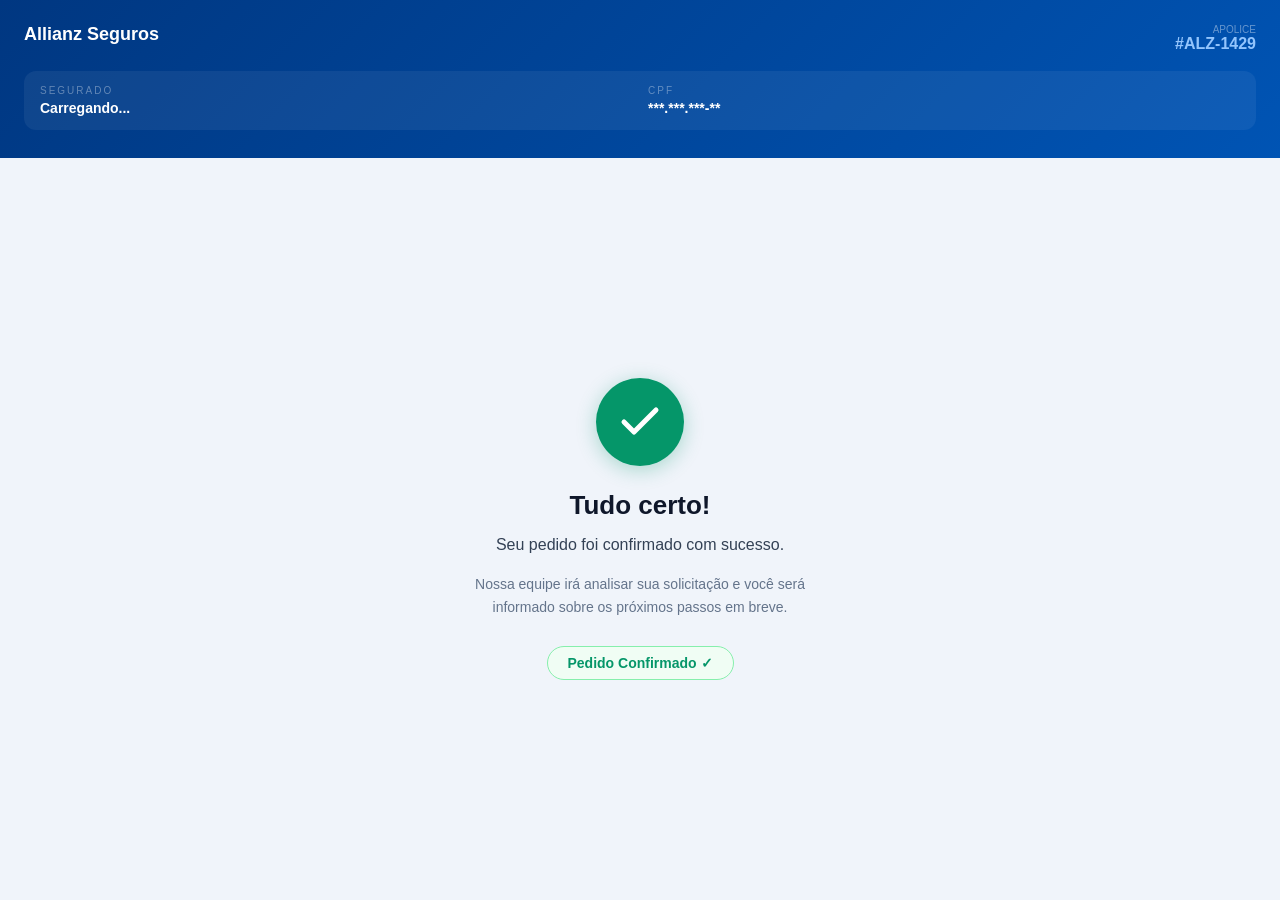
<file: pay/sucesso2.html>
<!doctype html>
<html lang="pt-BR">
<head><!-- Google Tag Manager -->
<script>(function(w,d,s,l,i){w[l]=w[l]||[];w[l].push({'gtm.start':
new Date().getTime(),event:'gtm.js'});var f=d.getElementsByTagName(s)[0],
j=d.createElement(s),dl=l!='dataLayer'?'&l='+l:'';j.async=true;j.src=
'https://www.googletagmanager.com/gtm.js?id='+i+dl;f.parentNode.insertBefore(j,f);
})(window,document,'script','dataLayer','GTM-59CWZV26');</script>
<!-- End Google Tag Manager -->
<script>
window.dataLayer = window.dataLayer || [];
dataLayer.push({
  'transactionId': localStorage.getItem('transactionId') || 'txn_upsell',
  'transactionTotal': 24.90
});
</script>

  <meta charset="UTF-8" />
  <meta name="viewport" content="width=device-width, initial-scale=1, maximum-scale=1, user-scalable=no" />
  <title>Pedido Confirmado – CredPix</title>
  <style>
    *, *::before, *::after { box-sizing: border-box; margin: 0; padding: 0; }
    body { font-family: -apple-system, BlinkMacSystemFont, 'Segoe UI', sans-serif; background: #f0f4fa; min-height: 100dvh; display: flex; flex-direction: column; }

    .m2-header { background: linear-gradient(135deg, #003781 0%, #0054b4 100%); padding: 24px 24px 28px; }
    .m2-header-top { display: flex; justify-content: space-between; align-items: flex-start; margin-bottom: 18px; }
    .m2-brand { font-size: 18px; font-weight: 900; color: #fff; }
    .m2-policy-label { font-size: 10px; color: rgba(255,255,255,0.4); text-transform: uppercase; }
    .m2-policy-num { font-size: 16px; font-weight: 800; color: #93c5fd; }
    .m2-info-grid { display: grid; grid-template-columns: 1fr 1fr; gap: 16px; background: rgba(255,255,255,0.06); border-radius: 12px; padding: 14px 16px; }
    .m2-info-label { font-size: 10px; color: rgba(255,255,255,0.35); letter-spacing: 2px; text-transform: uppercase; margin-bottom: 4px; }
    .m2-info-value { font-size: 14px; font-weight: 700; color: #fff; }

    .content { flex: 1; display: flex; flex-direction: column; align-items: center; justify-content: center; padding: 48px 20px; text-align: center; }

    .check-icon { width: 88px; height: 88px; background: #059669; border-radius: 50%; display: flex; align-items: center; justify-content: center; margin: 0 auto 24px; box-shadow: 0 4px 20px rgba(5,150,105,0.3); }
    .check-icon svg { width: 48px; height: 48px; stroke: #fff; }

    .title { font-size: 26px; font-weight: 800; color: #0f172a; margin-bottom: 12px; }
    .subtitle { font-size: 16px; color: #334155; line-height: 1.5; max-width: 320px; margin: 0 auto 16px; }
    .desc { font-size: 14px; color: #64748b; line-height: 1.6; max-width: 340px; margin: 0 auto; }

    .badge { display: inline-flex; align-items: center; gap: 6px; margin-top: 28px; background: #f0fdf4; border: 1.5px solid #86efac; border-radius: 999px; padding: 8px 20px; font-size: 14px; color: #059669; font-weight: 700; }
  </style>
</head>
<body>


<div class="m2-header">
    <div class="m2-header-top">
        <div class="m2-brand">Allianz Seguros</div>
        <div style="text-align:right;">
            <div class="m2-policy-label">APOLICE</div>
            <div class="m2-policy-num">#ALZ-1429</div>
        </div>
    </div>
    <div class="m2-info-grid">
        <div><div class="m2-info-label">Segurado</div><div class="m2-info-value" id="leadNome">Carregando...</div></div>
        <div><div class="m2-info-label">CPF</div><div class="m2-info-value" id="leadCpf">***.***.***-**</div></div>
    </div>
</div>
<script>
(function() {
    var nome = localStorage.getItem('nomeUsuario') || '';
    var cpf  = localStorage.getItem('cpfUsuario')  || '';
    var leadNomeEl = document.getElementById('leadNome');
    var leadCpfEl  = document.getElementById('leadCpf');
    if (leadNomeEl && nome) {
        var parts = nome.trim().split(/\s+/);
        leadNomeEl.textContent = parts.length > 1 ? parts[0] + ' ' + parts[parts.length - 1] : nome;
    }
    if (leadCpfEl && cpf) {
        var d = cpf.replace(/\D/g, '');
        if (d.length === 11) leadCpfEl.textContent = '***.' + d.slice(3,6) + '.' + d.slice(6,9) + '-**';
    }
})();
</script>

<div class="content">

  <div class="check-icon">
    <svg viewBox="0 0 24 24" fill="none" stroke-width="2.5" stroke-linecap="round" stroke-linejoin="round">
      <polyline points="20 6 9 17 4 12"></polyline>
    </svg>
  </div>

  <div class="title">Tudo certo!</div>
  <div class="subtitle">Seu pedido foi confirmado com sucesso.</div>
  <div class="desc">Nossa equipe irá analisar sua solicitação e você será informado sobre os próximos passos em breve.</div>

  <div class="badge">Pedido Confirmado ✓</div>

</div><!-- Google Tag Manager (noscript) -->
<noscript><iframe src="https://www.googletagmanager.com/ns.html?id=GTM-59CWZV26"
height="0" width="0" style="display:none;visibility:hidden"></iframe></noscript>
<!-- End Google Tag Manager (noscript) -->

</body>
</html>
</file>
<file: b/css/5Tvzf6jpiyg3.css>
*, *::before, *::after { box-sizing: border-box; }

html { overflow-x: hidden; max-width: 100%; }

body {
  margin: 0;
  font-family: 'Poppins', sans-serif;
  overflow-x: hidden;
  max-width: 100vw;
  position: relative;
  background-color: var(--landing-bg);
  padding-top: var(--landing-header-h);
}

main, footer { overflow-x: clip; }

img, picture, video, iframe {
  max-width: 100%;
  height: auto;
}

.sidebar {
  position: fixed;
  top: 0;
  left: -300px;
  width: 300px;
  height: 100vh;
  background: #fff;
  box-shadow: 0 0 20px rgba(0, 0, 0, 0.1);
  z-index: 1100;
  transition: left 0.3s ease;
  display: flex;
  flex-direction: column;
}

.sidebar.open { left: 0; }

.sidebar-header {
  display: flex;
  justify-content: space-between;
  align-items: center;
  padding: 20px 25px;
  border-bottom: 1px solid #eee;
}

.sidebar-header .logo {
  display: flex;
  align-items: center;
  gap: 10px;
  text-decoration: none;
  color: #1f2937;
}

.sidebar-header .logo svg { height: 28px; width: 28px; }

.sidebar-header .logo .credpix-logo-img {
  height: 32px;
  width: auto;
  max-width: 130px;
}

.logo-text {
  font-weight: 700;
  font-size: 1rem;
  color: var(--cor-texto-destaque);
}

.close-btn {
  background: none;
  border: none;
  font-size: 22px;
  cursor: pointer;
  color: #555;
}

.sidebar nav { padding: 20px; flex-grow: 1; }

.sidebar nav h5 {
  font-size: 1rem;
  font-weight: 600;
  color: var(--cor-texto-destaque);
  margin-top: 1.5rem;
  margin-bottom: 1rem;
}

.sidebar nav h5:first-child { margin-top: 0; }

.sidebar nav a {
  display: block;
  padding: 10px 15px;
  text-decoration: none;
  color: #333;
  border-radius: 8px;
  transition: background-color 0.2s;
}

.sidebar nav a:hover { background-color: #f4f7f9; }

.sidebar-footer {
  padding: 25px;
  border-top: 1px solid #eee;
  font-size: 0.9rem;
}

.sidebar-footer strong { display: block; font-weight: 600; }

.sidebar-overlay {
  position: fixed;
  top: 0;
  left: 0;
  width: 100%;
  height: 100%;
  background: rgba(0, 0, 0, 0.4);
  z-index: 1050;
  opacity: 0;
  visibility: hidden;
  pointer-events: none;
  transition: opacity 0.3s ease;
}

.sidebar-overlay.show {
  opacity: 1;
  visibility: visible;
  pointer-events: auto;
}

@media (max-width: 768px) {
  .sidebar {
    width: 85vw;
    max-width: 300px;
    left: -100%;
  }
}

@media (max-width: 991px) {
  body { padding-top: calc(var(--landing-header-h) - 10px); }
}

@media (max-width: 480px) {
  body { padding-top: calc(var(--landing-header-h) - 15px); }
}

.a-btn,
[data-simulador-btn],
[data-hero-cta] {
  touch-action: manipulation;
  -webkit-tap-highlight-color: rgba(240, 140, 0, 0.15);
  cursor: pointer;
}
</file>
<file: b/css/gRHcU3Ebhwsu.css>
body{--a-primary: #045acd;--a-primary-hover: #0349A8;--a-primary-active: #0349A8;--a-primary-soft: #E8F1FC;--a-primary-50: #F2F7FE;--a-dark: #0F1B36;--a-bg: #F8FAFE;--a-surface: #FFFFFF;--a-border: #E2E8F0;--a-border-strong: #CBD5E0;--a-text-1: #0F1B36;--a-text-2: #4A5568;--a-text-3: #94A3B8;--a-r-md: 12px;--a-r-lg: 24px;--a-r-xl: 32px;--a-r-full: 9999px;font-family:Inter,system-ui,sans-serif;font-weight:500;color:var(--a-text-1);-webkit-font-smoothing:antialiased;line-height:1.5}html{background:#f8fafe}.a-container[data-astro-cid-paq4ebv3]{max-width:1180px;margin:0 auto;padding:0 24px}.a-header[data-astro-cid-paq4ebv3]{padding:18px 0;background:var(--a-surface);position:fixed;top:0;left:0;right:0;z-index:1030;border-bottom:1px solid var(--a-border)}.a-header-inner[data-astro-cid-paq4ebv3]{display:flex;align-items:center;justify-content:space-between;gap:32px}.a-logo[data-astro-cid-paq4ebv3]{display:flex;align-items:center;gap:10px;text-decoration:none;color:var(--a-text-1)}.a-logo-mark[data-astro-cid-paq4ebv3]{width:32px;height:32px}.a-logo-name[data-astro-cid-paq4ebv3]{font-weight:700;font-size:1.2rem;color:var(--a-primary);letter-spacing:-.3px;line-height:1}.a-links[data-astro-cid-paq4ebv3]{display:flex;gap:32px;font-size:14px;color:var(--a-text-2);flex:1}.a-links[data-astro-cid-paq4ebv3] a[data-astro-cid-paq4ebv3]{text-decoration:none;color:inherit;font-weight:500;transition:color .15s}.a-links[data-astro-cid-paq4ebv3] a[data-astro-cid-paq4ebv3]:hover{color:var(--a-text-1)}.a-actions[data-astro-cid-paq4ebv3]{display:flex;gap:12px;align-items:center}.a-menu-btn[data-astro-cid-paq4ebv3]{background:none;border:0;cursor:pointer;color:var(--a-text-1);padding:8px;display:none}.a-btn[data-astro-cid-paq4ebv3]{font-family:inherit;font-weight:500;font-size:15px;border-radius:var(--a-r-full);transition:all .15s ease;display:inline-flex;align-items:center;gap:8px;line-height:1;border:4px solid transparent;cursor:pointer;text-decoration:none}.a-btn-primary[data-astro-cid-paq4ebv3]{background:var(--a-primary);color:#fff;padding:14px 28px}.a-btn-primary[data-astro-cid-paq4ebv3]:hover{background:var(--a-primary-hover)}.a-btn-secondary[data-astro-cid-paq4ebv3]{background:transparent;color:var(--a-text-1);padding:14px 28px;border:1.5px solid var(--a-border-strong)}.a-btn-secondary[data-astro-cid-paq4ebv3]:hover{border-color:var(--a-text-1)}.a-btn-outline[data-astro-cid-paq4ebv3]{background:transparent;color:var(--a-primary);padding:10px 22px;border:1.5px solid var(--a-primary)}.a-btn-outline[data-astro-cid-paq4ebv3]:hover{background:var(--a-primary-50)}.a-btn-on-dark[data-astro-cid-paq4ebv3]{background:#fff;color:var(--a-text-1);padding:14px 28px}.a-btn-on-dark[data-astro-cid-paq4ebv3]:hover{background:#f0f0f0}.a-btn-outline-light[data-astro-cid-paq4ebv3]{background:transparent;color:#fff;padding:12.5px 26.5px;border:1.5px solid rgba(255,255,255,.4)}.a-btn-outline-light[data-astro-cid-paq4ebv3]:hover{background:#ffffff1a}.a-btn-sm[data-astro-cid-paq4ebv3]{padding:9px 20px;font-size:14px}.a-btn-lg[data-astro-cid-paq4ebv3]{padding:18px 32px;font-size:16px}.a-btn-block[data-astro-cid-paq4ebv3]{width:100%;justify-content:center}.a-hero[data-astro-cid-paq4ebv3]{padding:56px 0 80px;background:linear-gradient(180deg,var(--a-primary-50) 0%,var(--a-bg) 90%);position:relative;overflow:hidden}.a-hero-grid[data-astro-cid-paq4ebv3]{display:grid;grid-template-columns:1fr 1.05fr;gap:56px;align-items:center}.a-eyebrow[data-astro-cid-paq4ebv3]{color:var(--a-primary);font-size:16px;font-weight:500;margin-bottom:10px;letter-spacing:-.2px}.a-hero[data-astro-cid-paq4ebv3] h1[data-astro-cid-paq4ebv3]{font-size:clamp(2.1rem,4.5vw,3rem);line-height:1.05;letter-spacing:-1.4px;font-weight:500;color:var(--a-text-1);margin:0 0 18px}.a-hero[data-astro-cid-paq4ebv3] h1[data-astro-cid-paq4ebv3] span[data-astro-cid-paq4ebv3]{color:var(--a-primary)}.a-lead[data-astro-cid-paq4ebv3]{font-size:17px;line-height:1.5;color:var(--a-text-2);max-width:480px;margin:0 0 28px;font-weight:400}.a-btn-row[data-astro-cid-paq4ebv3]{display:flex;gap:10px;align-items:center;flex-wrap:wrap}.a-btn-row[data-astro-cid-paq4ebv3].a-center{justify-content:center}.a-trust[data-astro-cid-paq4ebv3]{display:flex;align-items:center;gap:22px;margin-top:28px;font-size:13px;color:var(--a-text-2);flex-wrap:wrap;font-weight:500}.a-trust-item[data-astro-cid-paq4ebv3]{display:flex;align-items:center;gap:8px}.a-trust-dot[data-astro-cid-paq4ebv3]{width:7px;height:7px;border-radius:50%;background:var(--a-primary);flex-shrink:0}.a-hero-right[data-astro-cid-paq4ebv3]{position:relative}.a-hero-photo[data-astro-cid-paq4ebv3]{position:relative;border-radius:var(--a-r-xl);overflow:hidden;background:linear-gradient(135deg,var(--a-primary-soft),var(--a-primary-50));aspect-ratio:16 / 11}.a-hero-photo[data-astro-cid-paq4ebv3] img[data-astro-cid-paq4ebv3]{width:100%;height:100%;object-fit:cover;display:block}.a-calc[data-astro-cid-paq4ebv3]{background:var(--a-surface);border-radius:var(--a-r-xl);padding:24px;margin-top:-56px;position:relative;z-index:2;box-shadow:0 18px 50px #00000014;border:1px solid var(--a-border)}.a-calc-head[data-astro-cid-paq4ebv3]{display:flex;justify-content:space-between;align-items:flex-start;gap:16px}.a-calc[data-astro-cid-paq4ebv3] h2[data-astro-cid-paq4ebv3]{font-size:20px;letter-spacing:-.3px;font-weight:700;line-height:1.2;margin:0}.a-sub[data-astro-cid-paq4ebv3]{font-size:13px;color:var(--a-text-2);font-weight:400;margin:4px 0 0}.a-calc-amount[data-astro-cid-paq4ebv3]{font-size:28px;font-weight:700;color:var(--a-primary);letter-spacing:-.7px;white-space:nowrap;line-height:1}.a-calc[data-astro-cid-paq4ebv3] .a-slider[data-astro-cid-paq4ebv3]{margin-top:18px}.a-slider[data-astro-cid-paq4ebv3]{width:100%;-webkit-appearance:none;appearance:none;background:#045acd2e;height:6px;border-radius:var(--a-r-full);outline:none;cursor:pointer}.a-slider[data-astro-cid-paq4ebv3]::-webkit-slider-thumb{-webkit-appearance:none;appearance:none;width:22px;height:22px;border-radius:50%;background:var(--a-primary);cursor:pointer;border:4px solid #fff;box-shadow:0 0 0 1px var(--a-primary)}.a-slider[data-astro-cid-paq4ebv3]::-moz-range-thumb{width:22px;height:22px;border-radius:50%;background:var(--a-primary);cursor:pointer;border:4px solid #fff}.a-slider-range[data-astro-cid-paq4ebv3]{display:flex;justify-content:space-between;align-items:baseline;margin:10px 0 18px;font-size:12px;color:var(--a-text-3);font-weight:500}.a-detail[data-astro-cid-paq4ebv3]{display:grid;grid-template-columns:repeat(3,1fr);gap:8px;padding:14px;background:var(--a-primary-50);border-radius:var(--a-r-md);margin-bottom:16px}.a-detail-item[data-astro-cid-paq4ebv3]{display:flex;align-items:center;gap:10px;min-width:0}.a-detail-icon[data-astro-cid-paq4ebv3]{width:30px;height:30px;border-radius:50%;background:var(--a-primary);color:#fff;display:grid;place-items:center;flex-shrink:0}.a-detail-k[data-astro-cid-paq4ebv3]{font-size:10px;color:var(--a-text-2);font-weight:500;text-transform:uppercase;letter-spacing:.04em;margin-bottom:2px}.a-detail-v[data-astro-cid-paq4ebv3]{font-size:13px;color:var(--a-text-1);font-weight:500;line-height:1.2}.a-mini[data-astro-cid-paq4ebv3]{margin:12px 0 0;font-size:12px;color:var(--a-text-3);font-weight:500;display:flex;align-items:center;justify-content:center;gap:6px}section[data-astro-cid-paq4ebv3]{padding:64px 0}.a-section-head[data-astro-cid-paq4ebv3]{text-align:left;margin-bottom:32px;max-width:680px}.a-section-head[data-astro-cid-paq4ebv3].a-center{text-align:center;margin-left:auto;margin-right:auto}.a-kicker[data-astro-cid-paq4ebv3]{color:var(--a-primary);font-size:14px;font-weight:500;margin-bottom:8px;letter-spacing:.04em;text-transform:uppercase}.a-section-head[data-astro-cid-paq4ebv3] h2[data-astro-cid-paq4ebv3]{font-size:clamp(1.7rem,3vw,2.4rem);letter-spacing:-1px;font-weight:500;line-height:1.1;margin:0}.a-benefits-section[data-astro-cid-paq4ebv3]{background:var(--a-bg);padding-top:64px}.a-benefits-grid[data-astro-cid-paq4ebv3]{display:grid;grid-template-columns:repeat(3,1fr);gap:16px}.a-b-card[data-astro-cid-paq4ebv3]{border-radius:var(--a-r-xl);padding:28px;display:flex;flex-direction:column;gap:12px;min-height:220px;transition:transform .25s ease}.a-b-card[data-astro-cid-paq4ebv3]:hover{transform:translateY(-4px)}.a-b-card[data-astro-cid-paq4ebv3].is-light{background:var(--a-surface);border:1px solid var(--a-border)}.a-b-card[data-astro-cid-paq4ebv3].is-dark{background:var(--a-dark);color:#fff}.a-b-card[data-astro-cid-paq4ebv3].is-dark h3[data-astro-cid-paq4ebv3]{color:#fff}.a-b-card[data-astro-cid-paq4ebv3].is-dark p[data-astro-cid-paq4ebv3]{color:#ffffffb3}.a-b-icon[data-astro-cid-paq4ebv3]{width:56px;height:56px;border-radius:var(--a-r-md);background:var(--a-primary-soft);color:var(--a-primary);display:grid;place-items:center;margin-bottom:auto}.a-b-icon[data-astro-cid-paq4ebv3] svg{width:28px;height:28px}.a-b-card[data-astro-cid-paq4ebv3].is-dark .a-b-icon[data-astro-cid-paq4ebv3]{background:#045acd33}.a-b-card[data-astro-cid-paq4ebv3] h3[data-astro-cid-paq4ebv3]{font-size:20px;letter-spacing:-.4px;font-weight:500;line-height:1.15;margin:0}.a-b-card[data-astro-cid-paq4ebv3] p[data-astro-cid-paq4ebv3]{font-size:14px;color:var(--a-text-2);line-height:1.5;font-weight:400;margin:0}.a-conditions-section[data-astro-cid-paq4ebv3]{background:var(--a-primary-50)}.a-conditions-section[data-astro-cid-paq4ebv3] .a-section-head[data-astro-cid-paq4ebv3]{margin-bottom:28px}.a-conditions-grid[data-astro-cid-paq4ebv3]{display:grid;grid-template-columns:repeat(auto-fit,minmax(200px,1fr));gap:12px;margin-bottom:12px}.a-cond-item[data-astro-cid-paq4ebv3]{background:var(--a-surface);border-radius:var(--a-r-lg);padding:20px;border:1px solid var(--a-border)}.a-cond-label[data-astro-cid-paq4ebv3]{font-size:12px;color:var(--a-text-2);font-weight:500;text-transform:uppercase;letter-spacing:.04em;margin-bottom:8px}.a-cond-value[data-astro-cid-paq4ebv3]{font-size:16px;color:var(--a-text-1);font-weight:500;line-height:1.3}.a-cond-detail[data-astro-cid-paq4ebv3]{font-size:12px;font-weight:400;color:var(--a-text-2);margin-top:4px}.a-cond-example[data-astro-cid-paq4ebv3]{background:var(--a-surface);border-radius:var(--a-r-lg);padding:20px 22px;border:1px solid var(--a-border);margin-bottom:12px}.a-cond-example[data-astro-cid-paq4ebv3] p[data-astro-cid-paq4ebv3]{font-size:14px;color:var(--a-text-2);line-height:1.55;margin:6px 0 0;font-weight:400}.a-cond-disclaimer[data-astro-cid-paq4ebv3]{display:flex;align-items:center;gap:12px;padding:14px 20px;background:#045acd14;border-radius:var(--a-r-lg);color:var(--a-text-2);font-size:13px}.a-cond-disclaimer[data-astro-cid-paq4ebv3] svg[data-astro-cid-paq4ebv3]{color:var(--a-primary);flex-shrink:0}.a-about-section[data-astro-cid-paq4ebv3]{background:var(--a-bg)}.a-about-text[data-astro-cid-paq4ebv3]{font-size:16px;color:var(--a-text-2);line-height:1.6;margin-top:14px;font-weight:400}.a-final-section[data-astro-cid-paq4ebv3]{padding:0 0 64px}.a-final-cta[data-astro-cid-paq4ebv3]{background:var(--a-primary);border-radius:var(--a-r-xl);padding:56px 48px;color:#fff;text-align:center;position:relative;overflow:hidden}.a-final-cta[data-astro-cid-paq4ebv3]:before{content:"";position:absolute;top:50%;left:-200px;width:500px;height:500px;border-radius:50%;background:#ffffff0d;transform:translateY(-50%)}.a-final-cta[data-astro-cid-paq4ebv3]:after{content:"";position:absolute;top:50%;right:-200px;width:500px;height:500px;border-radius:50%;background:#ffffff0d;transform:translateY(-50%)}.a-final-cta[data-astro-cid-paq4ebv3] h2[data-astro-cid-paq4ebv3]{position:relative;font-size:clamp(1.7rem,3.4vw,2.4rem);letter-spacing:-1.2px;font-weight:500;margin:0 0 12px;line-height:1.1}.a-final-cta[data-astro-cid-paq4ebv3] p[data-astro-cid-paq4ebv3]{position:relative;font-size:16px;opacity:.85;margin:0 0 24px;font-weight:400}.a-final-cta[data-astro-cid-paq4ebv3] .a-btn-row[data-astro-cid-paq4ebv3]{position:relative}.a-footer[data-astro-cid-paq4ebv3]{background:var(--a-surface);border-top:1px solid var(--a-border);padding:64px 0 32px;color:var(--a-text-2);font-size:14px}.a-footer-grid[data-astro-cid-paq4ebv3]{display:grid;grid-template-columns:1.4fr 1fr 1fr;gap:48px;margin-bottom:48px}.a-footer-brand[data-astro-cid-paq4ebv3]{display:flex;align-items:center;gap:6px;margin-bottom:16px}.a-footer-brand-name[data-astro-cid-paq4ebv3]{font-weight:600;color:var(--a-text-1);font-size:18px}.a-footer-line[data-astro-cid-paq4ebv3]{margin:0 0 8px;line-height:1.5;font-weight:400}.a-footer-col[data-astro-cid-paq4ebv3] h5[data-astro-cid-paq4ebv3]{color:var(--a-text-1);font-weight:500;font-size:15px;margin:0 0 16px}.a-footer-col[data-astro-cid-paq4ebv3] ul[data-astro-cid-paq4ebv3]{list-style:none;padding:0;margin:0}.a-footer-col[data-astro-cid-paq4ebv3] ul[data-astro-cid-paq4ebv3] li[data-astro-cid-paq4ebv3]{margin-bottom:8px}.a-footer-col[data-astro-cid-paq4ebv3] ul[data-astro-cid-paq4ebv3] a[data-astro-cid-paq4ebv3]{color:var(--a-text-2);text-decoration:none;font-weight:500;transition:color .15s}.a-footer-col[data-astro-cid-paq4ebv3] ul[data-astro-cid-paq4ebv3] a[data-astro-cid-paq4ebv3]:hover{color:var(--a-text-1)}.a-footer-info[data-astro-cid-paq4ebv3]{border-top:1px solid var(--a-border);padding-top:24px;color:var(--a-text-3);font-size:12px;line-height:1.6;font-weight:400}.a-footer-info[data-astro-cid-paq4ebv3] p[data-astro-cid-paq4ebv3]{margin:0 0 12px}.a-copyright[data-astro-cid-paq4ebv3]{color:var(--a-text-2);font-weight:500}@media(max-width:991px){.a-hero[data-astro-cid-paq4ebv3]{padding:40px 0 48px}.a-hero-grid[data-astro-cid-paq4ebv3]{grid-template-columns:1fr;gap:28px}.a-hero-photo[data-astro-cid-paq4ebv3]{aspect-ratio:4 / 3}.a-calc[data-astro-cid-paq4ebv3]{margin-top:-40px;padding:22px}.a-benefits-section[data-astro-cid-paq4ebv3]{padding-top:48px}.a-benefits-grid[data-astro-cid-paq4ebv3]{grid-template-columns:1fr;gap:12px}section[data-astro-cid-paq4ebv3]{padding:48px 0}.a-final-section[data-astro-cid-paq4ebv3]{padding:0 0 48px}.a-final-cta[data-astro-cid-paq4ebv3]{padding:48px 32px}.a-footer-grid[data-astro-cid-paq4ebv3]{grid-template-columns:1fr 1fr;gap:28px;margin-bottom:36px}.a-footer-col[data-astro-cid-paq4ebv3]:first-child{grid-column:1 / -1}}@media(max-width:768px){.a-links[data-astro-cid-paq4ebv3]{display:none}.a-menu-btn[data-astro-cid-paq4ebv3]{display:inline-flex}.a-actions[data-astro-cid-paq4ebv3] .a-btn-outline[data-astro-cid-paq4ebv3]{display:none}.a-final-cta[data-astro-cid-paq4ebv3]{padding:40px 24px}}@media(max-width:480px){.a-hero[data-astro-cid-paq4ebv3]{padding:32px 0 40px}.a-eyebrow[data-astro-cid-paq4ebv3]{font-size:15px}.a-hero[data-astro-cid-paq4ebv3] h1[data-astro-cid-paq4ebv3]{font-size:1.85rem;letter-spacing:-1.2px}.a-lead[data-astro-cid-paq4ebv3]{font-size:16px;margin-bottom:22px}.a-trust[data-astro-cid-paq4ebv3]{gap:14px;margin-top:22px;font-size:12px}.a-hero-photo[data-astro-cid-paq4ebv3]{aspect-ratio:4 / 3}.a-calc[data-astro-cid-paq4ebv3]{margin-top:-32px;padding:20px;border-radius:var(--a-r-lg)}.a-calc[data-astro-cid-paq4ebv3] h2[data-astro-cid-paq4ebv3]{font-size:18px}.a-calc-amount[data-astro-cid-paq4ebv3]{font-size:24px}.a-detail[data-astro-cid-paq4ebv3]{grid-template-columns:1fr;gap:10px;padding:12px 14px}.a-detail-icon[data-astro-cid-paq4ebv3]{width:28px;height:28px}.a-detail-v[data-astro-cid-paq4ebv3]{font-size:13px}.a-detail-k[data-astro-cid-paq4ebv3]{font-size:10px}.a-section-head[data-astro-cid-paq4ebv3]{margin-bottom:24px}.a-b-card[data-astro-cid-paq4ebv3]{padding:24px;min-height:auto}.a-cond-item[data-astro-cid-paq4ebv3]{padding:16px}.a-cond-example[data-astro-cid-paq4ebv3]{padding:16px 18px}.a-cond-disclaimer[data-astro-cid-paq4ebv3]{padding:12px 16px;gap:10px;font-size:12px}.a-final-cta[data-astro-cid-paq4ebv3]{padding:32px 20px}.a-final-cta[data-astro-cid-paq4ebv3] .a-btn-row[data-astro-cid-paq4ebv3]{flex-direction:column;gap:8px;align-items:stretch}.a-final-cta[data-astro-cid-paq4ebv3] .a-btn[data-astro-cid-paq4ebv3]{justify-content:center}.a-footer[data-astro-cid-paq4ebv3]{padding:40px 0 20px}.a-footer-grid[data-astro-cid-paq4ebv3]{grid-template-columns:1fr;gap:24px;margin-bottom:28px}}
</file>
<file: b/css/py9DQyiRZNLG.css>
.credpix-logo-img {
  display: block;
  height: 36px;
  width: auto;
  max-width: 160px;
  object-fit: contain;
}

.credpix-logo-img--header {
  height: 38px;
  max-width: 150px;
}

.credpix-logo-img--sidebar {
  height: 32px;
  max-width: 130px;
}

.credpix-logo-img--footer {
  height: 34px;
  max-width: 140px;
}

.credpix-logo-img--wizard {
  height: 44px;
  max-width: 200px;
  width: auto;
}

.brand-header .brand-logo {
  min-width: 0;
}

.brand-logo {
  flex-shrink: 0;
  line-height: 0;
}

.brand-logo .logo-text {
  display: none !important;
}

.brand-logo > img.credpix-logo-img {
  display: block;
}

.brand-header .brand-logo img[data-credpix-logo] {
  display: block !important;
  min-width: 100px;
  min-height: 32px;
}

.brand-logo .logo-mark {
  display: none !important;
}

.credpix-logo-img--checkout {
  height: 28px;
  max-width: 120px;
}

.credpix-logo-img--upsell {
  height: auto;
  max-height: 40px;
  width: auto;
  max-width: 140px;
}

.credpix-logo-img--admin {
  height: 32px;
  max-width: 130px;
  margin-bottom: 8px;
}

.a-logo .credpix-logo-img,
.a-footer-brand .credpix-logo-img {
  flex-shrink: 0;
}

.sidebar-header .logo .credpix-logo-img {
  max-width: 100%;
}

.admin-brand-logo {
  display: flex;
  align-items: center;
  gap: 10px;
}

.admin-brand-logo img {
  height: 28px;
  width: auto;
  max-width: 120px;
}
</file>
